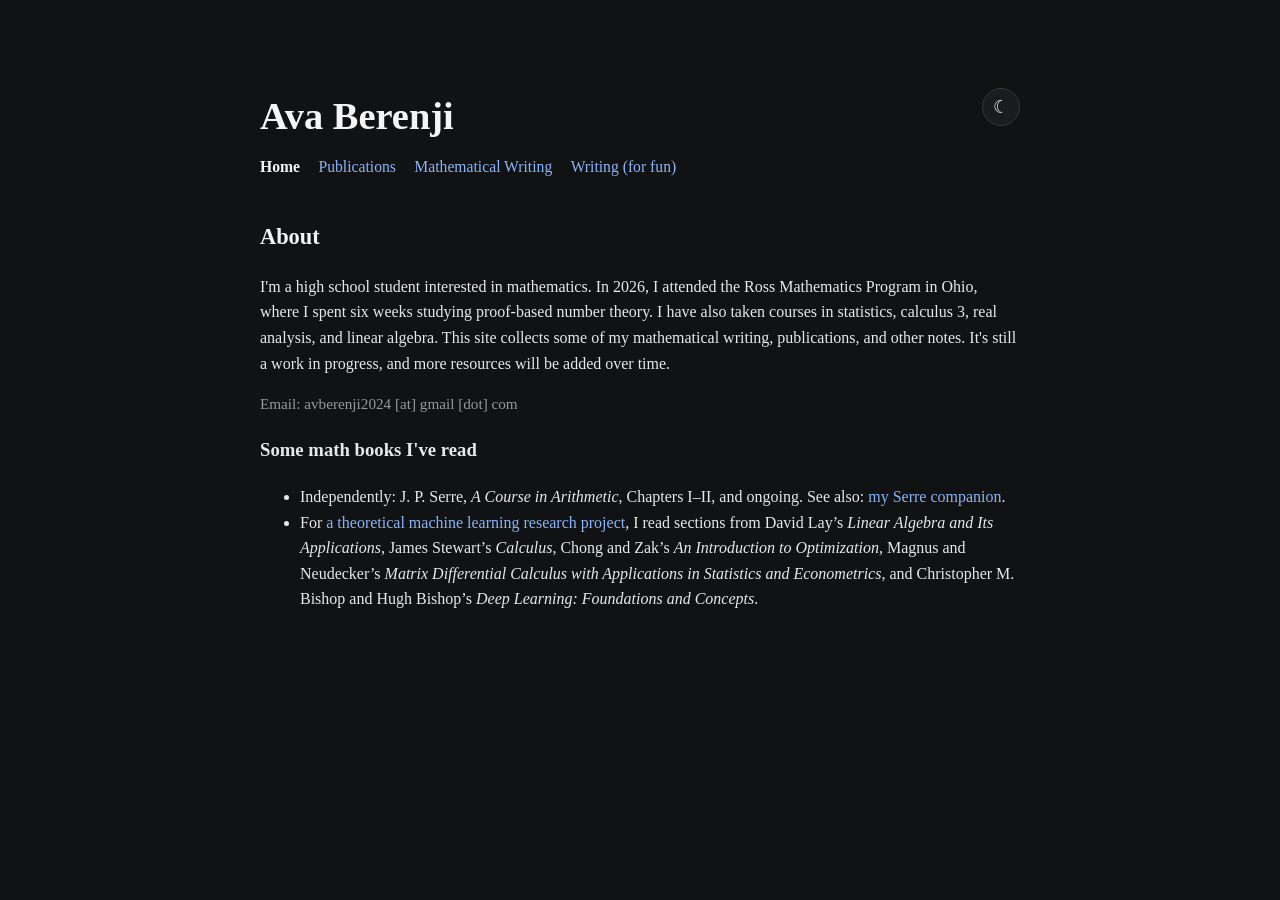
<file: index.html>
<!DOCTYPE html>
<html lang="en" data-theme="dark">
<head>
  <meta charset="UTF-8">
  <meta name="viewport" content="width=device-width, initial-scale=1.0">
  <title>Ava Berenji</title>
  <link rel="stylesheet" href="style.css">
  <script src="theme.js"></script>
</head>
<body>
  <header>
    <div class="header-top">
      <h1>Ava Berenji</h1>
      <button class="theme-toggle" type="button" aria-label="Switch theme" title="Switch theme"><span class="theme-icon">☾</span></button>
    </div>
    <nav>
      <a class="active" href="index.html">Home</a>
      <a href="publications.html">Publications</a>
      <a href="writing.html">Mathematical Writing</a>
      <a href="fun-writing.html">Writing (for fun)</a>
    </nav>
  </header>

  <main>
    <h2>About</h2>
    <p>I'm a high school student interested in mathematics. In 2026, I attended the Ross Mathematics Program in Ohio, where I spent six weeks studying proof-based number theory. I have also taken courses in statistics, calculus 3, real analysis, and linear algebra.
      This site collects some of my mathematical writing, publications, and other notes. It's still a work in progress, and more resources will be added over time.</p>
    <p class="meta">Email: avberenji2024 [at] gmail [dot] com</p>

    <h3>Some math books I've read</h3>

    <ul class="reading-list">
    <li>
    Independently:
    J. P. Serre, <em>A Course in Arithmetic</em>, Chapters I–II, and ongoing. See also: <a href="https://ab2028.github.io/writing/serredraft1.pdf">my Serre companion</a>.
    </li>
    <li>
    For <a href="publications.html">a theoretical machine learning research project</a>, I read
    sections from David Lay’s <em>Linear Algebra and Its Applications</em>,
    James Stewart’s <em>Calculus</em>,
    Chong and Zak’s <em>An Introduction to Optimization</em>,
    Magnus and Neudecker’s
    <em>Matrix Differential Calculus with Applications in Statistics and Econometrics</em>,
    and Christopher M. Bishop and Hugh Bishop’s
    <em>Deep Learning: Foundations and Concepts</em>.
  </li>
</ul>
</main>
</body>
</html>
</file>
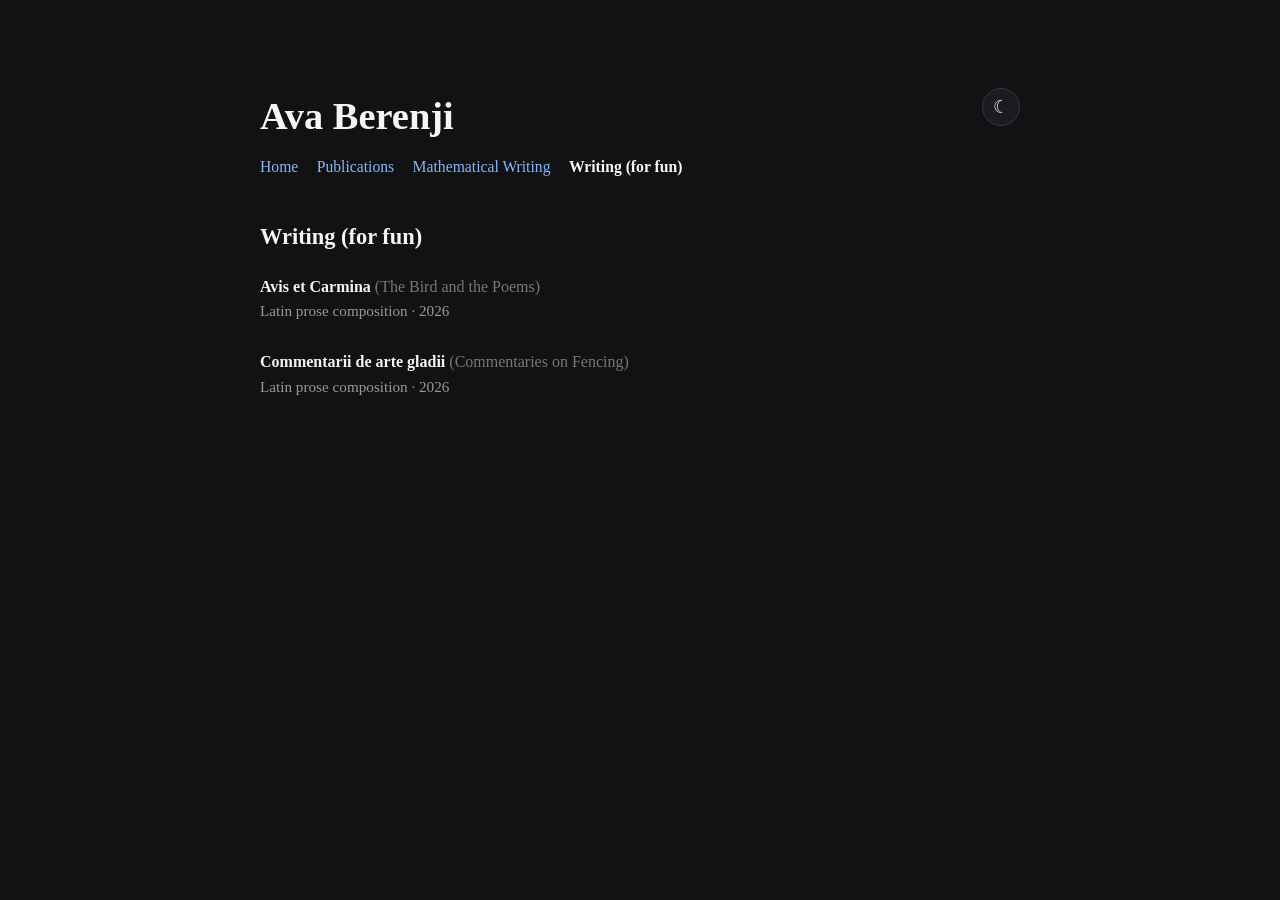
<file: fun-writing.html>
<!DOCTYPE html>
<html lang="en" data-theme="dark">
<head>
  <meta charset="UTF-8">
  <meta name="viewport" content="width=device-width, initial-scale=1.0">
  <title>Writing (for fun) — Ava Berenji</title>
  <link rel="stylesheet" href="style.css">
  <script src="theme.js"></script>
</head>
<body>
  <header>
    <div class="header-top">
      <h1>Ava Berenji</h1>
      <button class="theme-toggle" type="button" aria-label="Switch theme" title="Switch theme"><span class="theme-icon">☾</span></button>
    </div>
    <nav>
      <a href="index.html">Home</a>
      <a href="publications.html">Publications</a>
      <a href="writing.html">Mathematical Writing</a>
      <a class="active" href="fun-writing.html">Writing (for fun)</a>
    </nav>
  </header>

  <main>
    <h2>Writing (for fun)</h2>

    <a href="writing/avis-et-carmina.html" style="text-decoration:none; color:inherit; display:block;">
      <article class="entry" style="cursor:pointer;">
        <span class="entry-title">Avis et Carmina <span style="color:#777; font-weight:normal;">(The Bird and the Poems)</span></span>
        <span class="meta" style="display:block;">Latin prose composition · 2026</span>
      </article>
    </a>

    <a href="writing/commentarii-de-arte-gladii.html" style="text-decoration:none; color:inherit; display:block;">
      <article class="entry" style="cursor:pointer;">
        <span class="entry-title">Commentarii de arte gladii <span style="color:#777; font-weight:normal;">(Commentaries on Fencing)</span></span>
        <span class="meta" style="display:block;">Latin prose composition · 2026</span>
      </article>
    </a>
  </main>
</body>
</html>
</file>
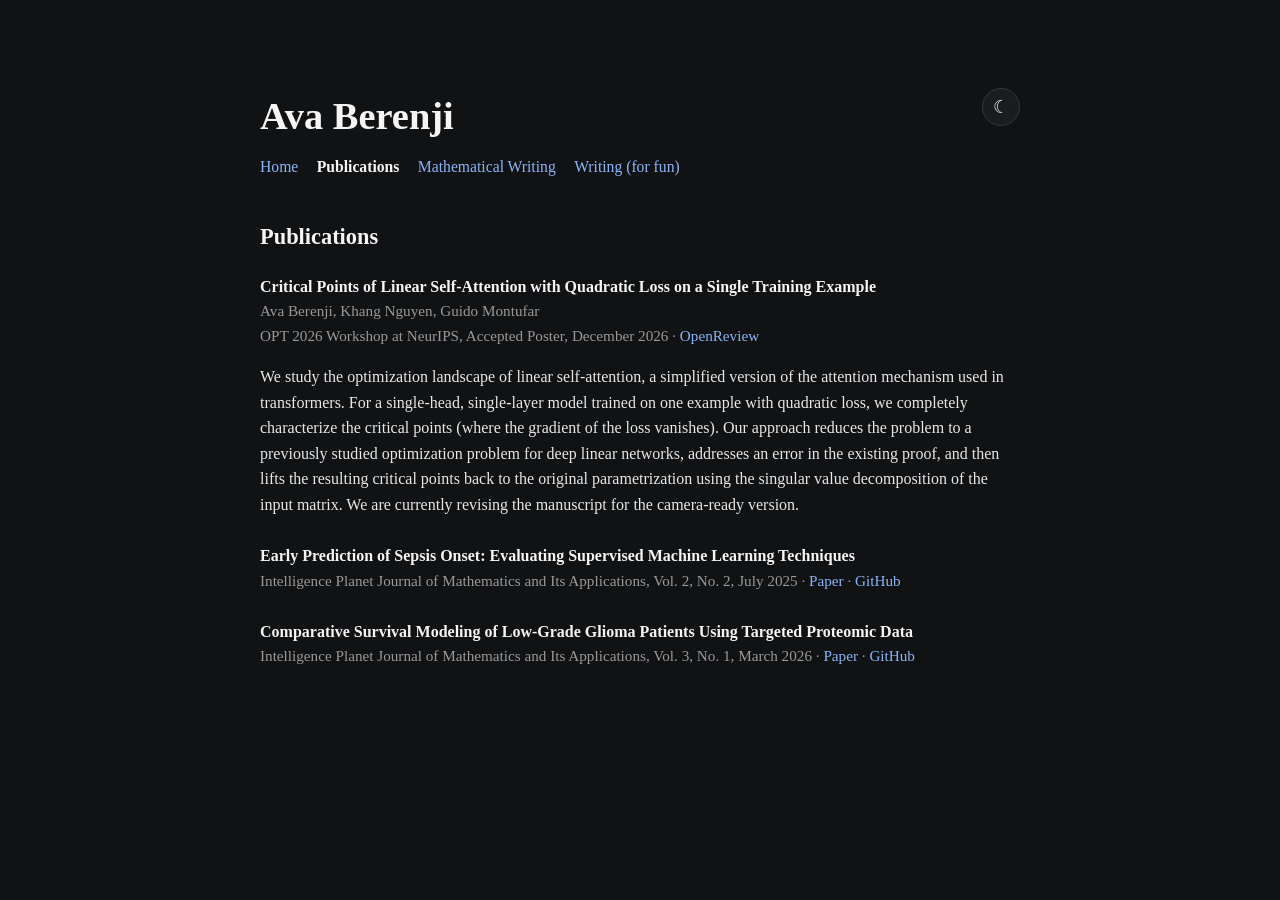
<file: publications.html>
<!DOCTYPE html>
<html lang="en" data-theme="dark">
<head>
  <meta charset="UTF-8">
  <meta name="viewport" content="width=device-width, initial-scale=1.0">
  <title>Publications — Ava Berenji</title>
  <link rel="stylesheet" href="style.css">
  <script src="theme.js"></script>
</head>
<body>
  <header>
    <div class="header-top">
      <h1>Ava Berenji</h1>
      <button class="theme-toggle" type="button" aria-label="Switch theme" title="Switch theme"><span class="theme-icon">☾</span></button>
    </div>
    <nav>
      <a href="index.html">Home</a>
      <a class="active" href="publications.html">Publications</a>
      <a href="writing.html">Mathematical Writing</a>
      <a href="fun-writing.html">Writing (for fun)</a>
    </nav>
  </header>

  <main>
    <h2>Publications</h2>

    
    
    <div class="entry">
      <div class="entry-title">
        Critical Points of Linear Self-Attention with Quadratic Loss on a Single Training Example
      </div>
      <div class="meta">
        Ava Berenji, Khang Nguyen, Guido Montufar<br>
        OPT 2026 Workshop at NeurIPS, Accepted Poster, December 2026
        <span class="meta-links">·
          <a href="https://openreview.net/forum?id=95kYLoKnIy"
             target="_blank" rel="noopener noreferrer">OpenReview</a>
        </span>
      </div>
      <p>
        We study the optimization landscape of linear self-attention, a simplified version of the attention mechanism used in transformers. 
        For a single-head, single-layer model trained on one example with quadratic loss, we completely characterize the critical points (where the gradient of the loss vanishes). 
        Our approach reduces the problem to a previously studied optimization problem for deep linear networks, addresses an error in the existing proof, 
        and then lifts the resulting critical points back to the original parametrization using the singular value decomposition of the input matrix.

        We are currently revising the manuscript for the camera-ready version.
      </p>
    </div>



    <div class="entry">
      <div class="entry-title">Early Prediction of Sepsis Onset: Evaluating Supervised Machine Learning Techniques</div>
      <div class="meta">
        Intelligence Planet Journal of Mathematics and Its Applications, Vol. 2, No. 2, July 2025
        <span class="meta-links">· <a href="https://ojs.zefr.org/index.php/intplanet/article/view/28" target="_blank" rel="noopener noreferrer">Paper</a> · <a href="https://github.com/ab2028/early-sepsis-pred/" target="_blank" rel="noopener noreferrer">GitHub</a></span>
      </div>
    </div>

    <div class="entry">
      <div class="entry-title">Comparative Survival Modeling of Low-Grade Glioma Patients Using Targeted Proteomic Data</div>
      <div class="meta">
        Intelligence Planet Journal of Mathematics and Its Applications, Vol. 3, No. 1, March 2026
        <span class="meta-links">· <a href="https://ojs.zefr.org/index.php/intplanet/article/view/50" target="_blank" rel="noopener noreferrer">Paper</a> · <a href="https://github.com/ab2028/lgg-proteomic-survival/" target="_blank" rel="noopener noreferrer">GitHub</a></span>
      </div>
    </div>
  </main>
</body>
</html>
</file>
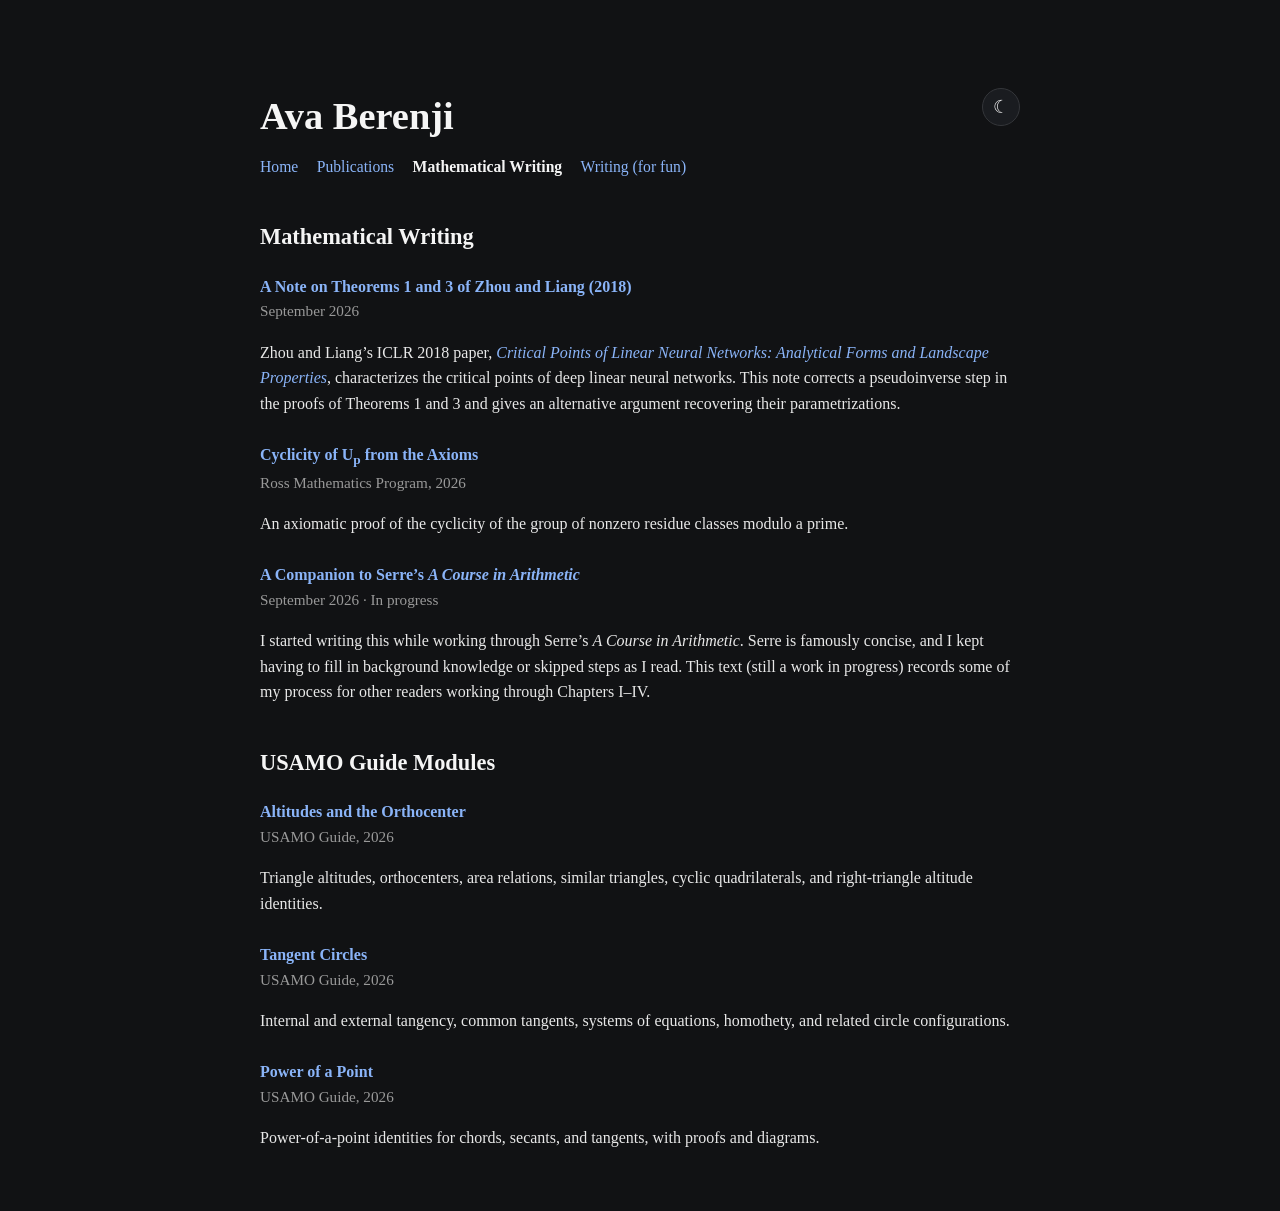
<file: writing.html>
<!DOCTYPE html>
<html lang="en" data-theme="dark">
<head>
  <meta charset="UTF-8">
  <meta name="viewport" content="width=device-width, initial-scale=1.0">
  <title>Mathematical Writing — Ava Berenji</title>
  <link rel="stylesheet" href="style.css">
  <script src="theme.js"></script>
</head>
<body>
  <header>
    <div class="header-top">
      <h1>Ava Berenji</h1>
      <button class="theme-toggle" type="button" aria-label="Switch theme" title="Switch theme"><span class="theme-icon">☾</span></button>
    </div>
    <nav>
      <a href="index.html">Home</a>
      <a href="publications.html">Publications</a>
      <a class="active" href="writing.html">Mathematical Writing</a>
      <a href="fun-writing.html">Writing (for fun)</a>
    </nav>
  </header>

  <main>
    <h2>Mathematical Writing</h2>

    <div class="entry">
      <div class="entry-title">
        <a href="writing/zhou-liang-note.pdf" target="_blank" rel="noopener noreferrer">A Note on Theorems 1 and 3 of Zhou and Liang (2018)</a>
      </div>
      <div class="meta">September 2026</div>
      <p>
    Zhou and Liang’s ICLR 2018 paper,
    <a href="https://openreview.net/forum?id=SysEexbRb" target="_blank" rel="noopener noreferrer"><em>Critical Points of Linear Neural Networks: Analytical Forms and Landscape Properties</em></a>,
    characterizes the critical points of deep linear neural networks. This note corrects a pseudoinverse step in the proofs of Theorems 1 and 3 and gives an alternative argument recovering their parametrizations.
  </p>
    </div>

    <div class="entry">
      <div class="entry-title">
        <a href="writing/CelebrationSet_revised.pdf" target="_blank" rel="noopener noreferrer">Cyclicity of U<sub>p</sub> from the Axioms</a>
      </div>
      <div class="meta">Ross Mathematics Program, 2026</div>
      <p>An axiomatic proof of the cyclicity of the group of nonzero residue classes modulo a prime.</p>
    </div>

   <div class="entry">
  <div class="entry-title">
    <a href="writing/serredraft1.pdf" target="_blank" rel="noopener noreferrer">A Companion to Serre’s <em>A Course in Arithmetic</em></a>
  </div>

  <div class="meta">September 2026 · In progress</div>

  <p>I started writing this while working through Serre’s <em>A Course in Arithmetic</em>. Serre is famously concise, and I kept having to fill in background knowledge or skipped steps as I read. This text (still a work in progress) records some of my process for other readers working through Chapters I–IV.</p>
</div>

    <h2>USAMO Guide Modules</h2>

    <div class="entry">
      <div class="entry-title">
        <a href="https://www.usamoguide.com/intermediate/altitudes-orthocenter" target="_blank" rel="noopener noreferrer">Altitudes and the Orthocenter</a>
      </div>
      <div class="meta">USAMO Guide, 2026</div>
      <p>Triangle altitudes, orthocenters, area relations, similar triangles, cyclic quadrilaterals, and right-triangle altitude identities.</p>
    </div>

    <div class="entry">
      <div class="entry-title">
        <a href="https://www.usamoguide.com/intermediate/tangent-circles" target="_blank" rel="noopener noreferrer">Tangent Circles</a>
      </div>
      <div class="meta">USAMO Guide, 2026</div>
      <p>Internal and external tangency, common tangents, systems of equations, homothety, and related circle configurations.</p>
    </div>

    <div class="entry">
      <div class="entry-title">
        <a href="https://www.usamoguide.com/intermediate/power-of-a-point" target="_blank" rel="noopener noreferrer">Power of a Point</a>
      </div>
      <div class="meta">USAMO Guide, 2026</div>
      <p>Power-of-a-point identities for chords, secants, and tangents, with proofs and diagrams.</p>
    </div>
  </main>
</body>
</html>
</file>
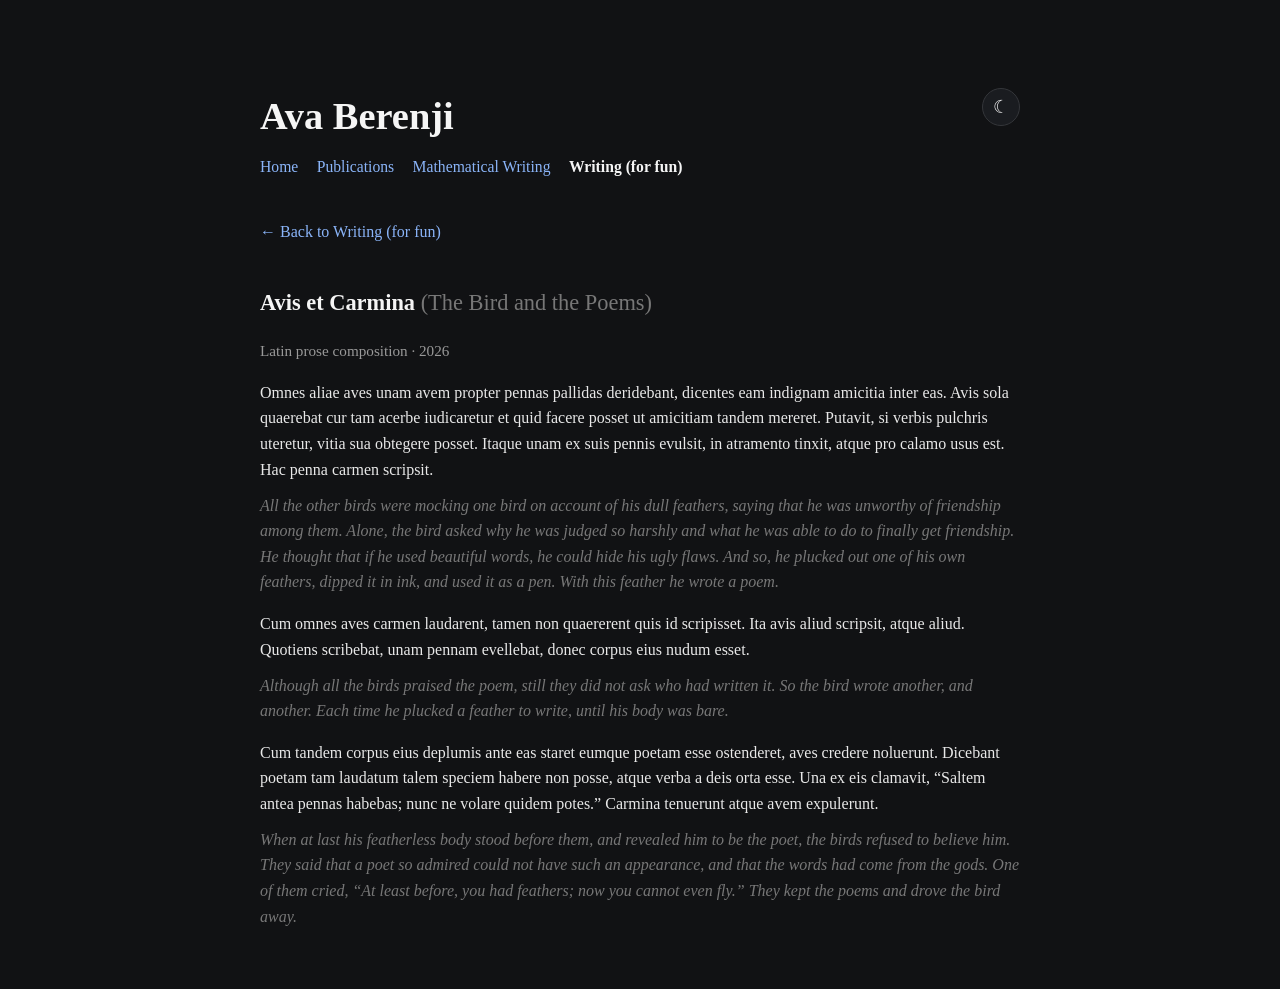
<file: writing/avis-et-carmina.html>
<!DOCTYPE html>
<html lang="en" data-theme="dark">
<head>
  <meta charset="UTF-8">
  <meta name="viewport" content="width=device-width, initial-scale=1.0">
  <title>Avis et Carmina — Ava Berenji</title>
  <link rel="stylesheet" href="../style.css">
  <script src="../theme.js"></script>
</head>
<body>
  <header>
    <div class="header-top">
      <h1>Ava Berenji</h1>
      <button class="theme-toggle" type="button" aria-label="Switch theme" title="Switch theme"><span class="theme-icon">☾</span></button>
    </div>
    <nav>
      <a href="../index.html">Home</a>
      <a href="../publications.html">Publications</a>
      <a href="../writing.html">Mathematical Writing</a>
      <a class="active" href="../fun-writing.html">Writing (for fun)</a>
    </nav>
  </header>

  <main>
    <p><a href="../fun-writing.html">← Back to Writing (for fun)</a></p>

    <h2>Avis et Carmina <span style="color:#777; font-weight:normal;">(The Bird and the Poems)</span></h2>
    <p class="meta">Latin prose composition · 2026</p>

    <p>Omnes aliae aves unam avem propter pennas pallidas deridebant, dicentes eam indignam amicitia inter eas. Avis sola quaerebat cur tam acerbe iudicaretur et quid facere posset ut amicitiam tandem mereret. Putavit, si verbis pulchris uteretur, vitia sua obtegere posset. Itaque unam ex suis pennis evulsit, in atramento tinxit, atque pro calamo usus est. Hac penna carmen scripsit.</p>
    <p style="color:#777; margin-top:-0.35rem;"><i>All the other birds were mocking one bird on account of his dull feathers, saying that he was unworthy of friendship among them. Alone, the bird asked why he was judged so harshly and what he was able to do to finally get friendship. He thought that if he used beautiful words, he could hide his ugly flaws. And so, he plucked out one of his own feathers, dipped it in ink, and used it as a pen. With this feather he wrote a poem.</i></p>

    <p>Cum omnes aves carmen laudarent, tamen non quaererent quis id scripisset. Ita avis aliud scripsit, atque aliud. Quotiens scribebat, unam pennam evellebat, donec corpus eius nudum esset.</p>
    <p style="color:#777; margin-top:-0.35rem;"><i>Although all the birds praised the poem, still they did not ask who had written it. So the bird wrote another, and another. Each time he plucked a feather to write, until his body was bare.</i></p>

    <p>Cum tandem corpus eius deplumis ante eas staret eumque poetam esse ostenderet, aves credere noluerunt. Dicebant poetam tam laudatum talem speciem habere non posse, atque verba a deis orta esse. Una ex eis clamavit, “Saltem antea pennas habebas; nunc ne volare quidem potes.” Carmina tenuerunt atque avem expulerunt.</p>
    <p style="color:#777; margin-top:-0.35rem;"><i>When at last his featherless body stood before them, and revealed him to be the poet, the birds refused to believe him. They said that a poet so admired could not have such an appearance, and that the words had come from the gods. One of them cried, “At least before, you had feathers; now you cannot even fly.” They kept the poems and drove the bird away.</i></p>
  </main>
</body>
</html>
</file>
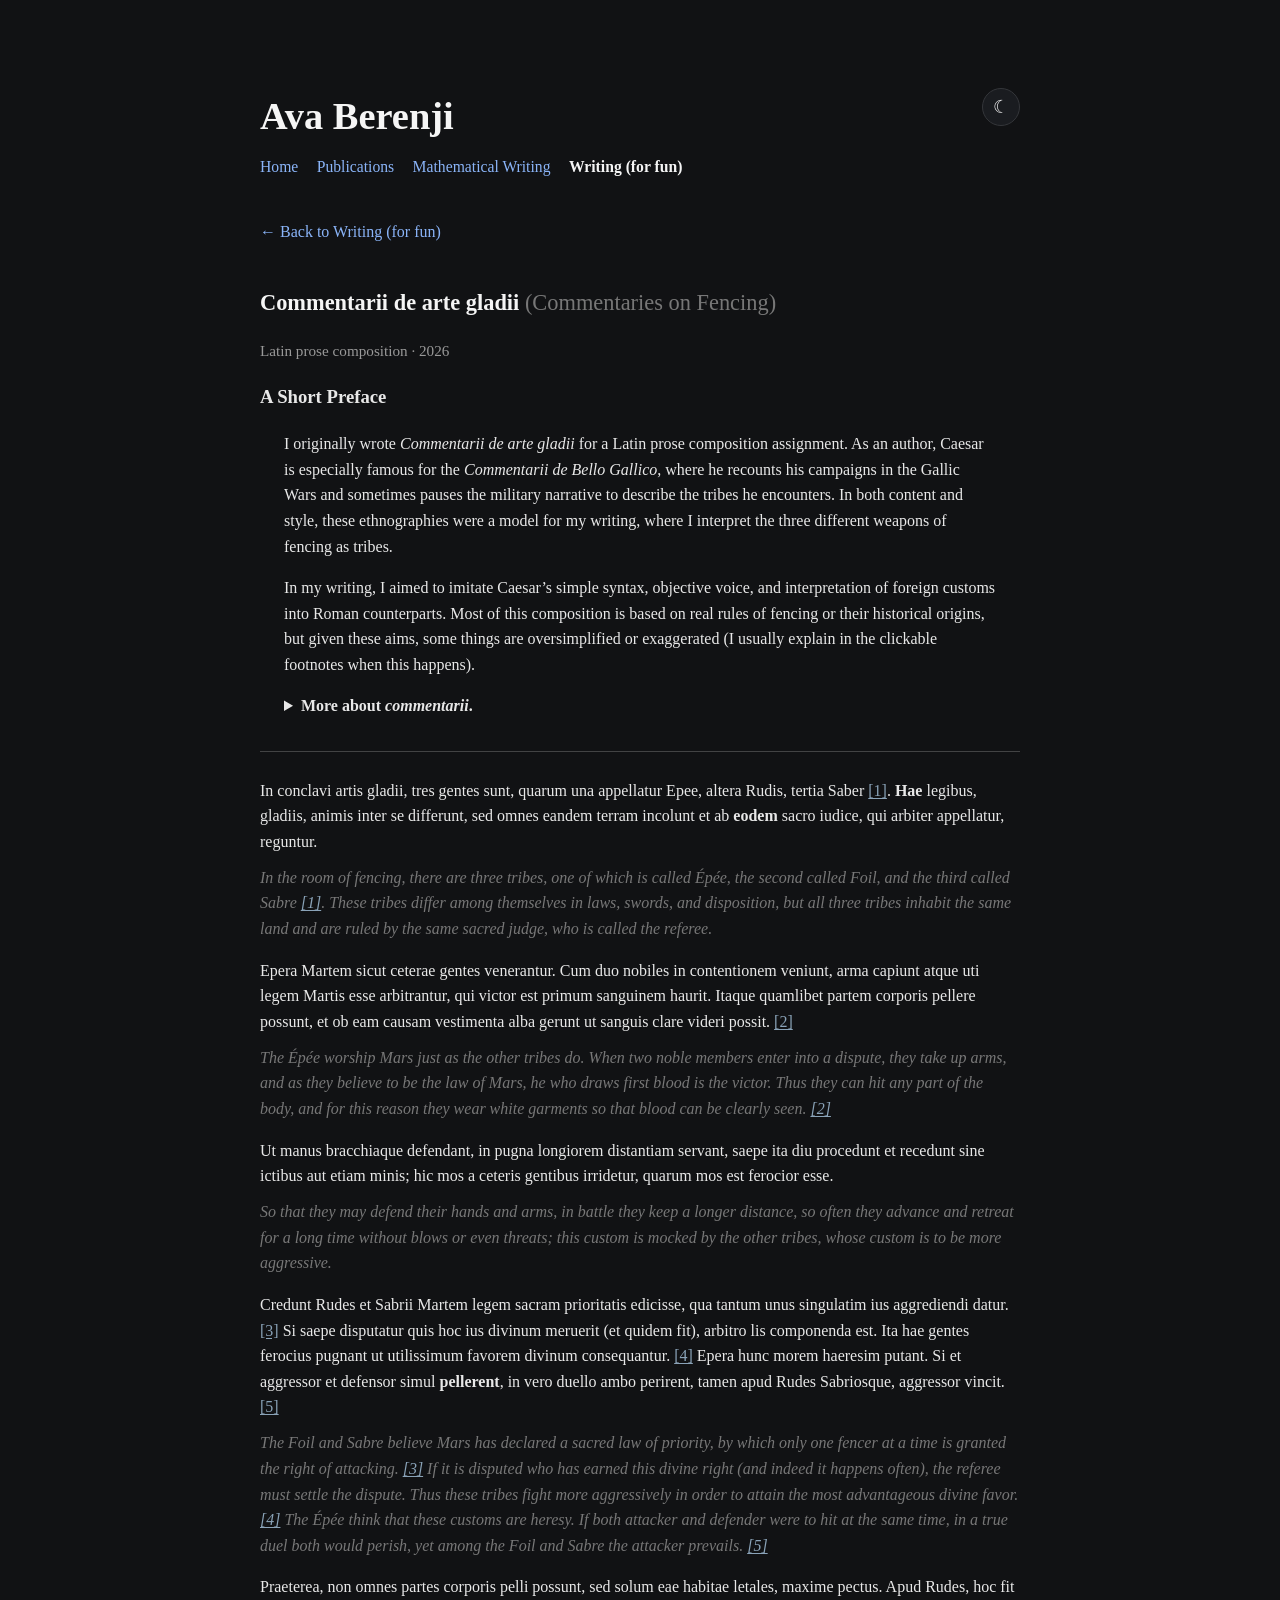
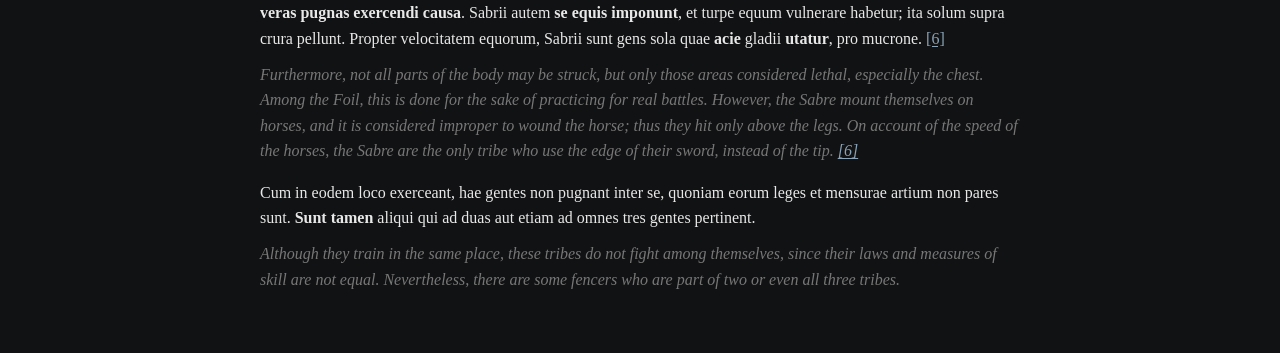
<file: writing/commentarii-de-arte-gladii.html>
<!DOCTYPE html>
<html lang="en" data-theme="dark">
<head>
  <meta charset="UTF-8">
  <meta name="viewport" content="width=device-width, initial-scale=1.0">
  <title>Commentarii de arte gladii — Ava Berenji</title>
  <link rel="stylesheet" href="../style.css">
  <script src="../theme.js"></script>
  <style>
    .footnote-toggle {
      appearance: none;
      border: 0;
      background: none;
      color: #8aa3b8;
      font: inherit;
      padding: 0;
      cursor: pointer;
      text-decoration: underline;
      text-underline-offset: 2px;
    }
    .footnote-box {
      display: none;
      margin: 0.45rem 1.5rem 1.15rem;
      padding: 0.75rem 1rem;
      border-left: 3px solid rgba(127,127,127,0.45);
      background: rgba(127,127,127,0.08);
      border-radius: 0 6px 6px 0;
    }
    .footnote-box.open { display: block; }
    .footnote-box p { margin: 0; }
  </style>
</head>
<body>
  <header>
    <div class="header-top">
      <h1>Ava Berenji</h1>
      <button class="theme-toggle" type="button" aria-label="Switch theme" title="Switch theme"><span class="theme-icon">☾</span></button>
    </div>
    <nav>
      <a href="../index.html">Home</a>
      <a href="../publications.html">Publications</a>
      <a href="../writing.html">Mathematical Writing</a>
      <a class="active" href="../fun-writing.html">Writing (for fun)</a>
    </nav>
  </header>

  <main>
    <p><a href="../fun-writing.html">← Back to Writing (for fun)</a></p>

    <h2>Commentarii de arte gladii <span style="color:#777; font-weight:normal;">(Commentaries on Fencing)</span></h2>
    <p class="meta">Latin prose composition · 2026</p>

    <section class="preface">
      <h3>A Short Preface</h3>
      <div style="padding-left:1.5rem; padding-right:1.5rem;">
        <p>I originally wrote <i>Commentarii de arte gladii</i> for a Latin prose composition assignment. As an author, Caesar is especially famous for the <i>Commentarii de Bello Gallico</i>, where he recounts his campaigns in the Gallic Wars and sometimes pauses the military narrative to describe the tribes he encounters. In both content and style, these ethnographies were a model for my writing, where I interpret the three different weapons of fencing as tribes.</p>
        <p>In my writing, I aimed to imitate Caesar’s simple syntax, objective voice, and interpretation of foreign customs into Roman counterparts. Most of this composition is based on real rules of fencing or their historical origins, but given these aims, some things are oversimplified or exaggerated (I usually explain in the clickable footnotes when this happens).</p>

        <details class="subentry">
          <summary><strong>More about <i>commentarii</i>.</strong></summary>
          <div style="padding-left:1.25rem; padding-right:0.5rem;">
            <p><i>We can discern that Caesar was mainly writing for the Roman public.</i> His wording is clear and logical, not overly poetic or obscure, and by referring to himself in the third person, he gains an air of objectivity and factuality. Although it sounds like Caesar was simply recounting facts, really, he was deliberately choosing how to present them, often in ways that justified his military actions or glorified his own reputation. For instance, he sometimes exaggerates the ferocity of his military opponents, elevating the significance of his victories. I also aimed for this factual voice, but unlike Caesar, my writing doesn’t aim for political persuasion.</p>
            <p>Instead, I think it’s more similar to the common trope in sci-fi where an outsider (e.g. aliens or future humans) encounters ordinary human practices out of cultural context and mistakes them for religious rituals. For instance, David Macaulay’s <i>Motel of the Mysteries</i> imagines archaeologists from the year 4022 believing an ordinary motel is a ceremonial site, where televisions become “Great Altars” and beds become “Ceremonial Platforms”. Although Caesar is not this extreme in describing the Gauls, he tends to translate their customs into Roman terms. When he describes Gallic religion, for example, he identifies their gods with their closest Roman counterparts (e.g. Mercury, Apollo, Mars, Jupiter) rather than using the Gauls’ own names.</p>
            <p>In my writing, épée, foil, and sabre become separate tribes, and their corresponding rules are often mis-interpreted as religious/social custom, and subsequently translated into Roman terms: the tribes are said to worship Mars, rules of combat become sacred laws, and the referee becomes a sacred judge.</p>
            <p>A main takeaway from this kind of genre is that, even if nothing the author writes is <i>technically</i> wrong, the way facts are framed, which ones are emphasized, and the adjectives chosen to describe them, can still influence the audience’s perspective and introduce biases.</p>
          </div>
        </details>
      </div>
    </section>

    <hr style="margin:2rem 0 1.6rem; border:0; border-top:1px solid rgba(127,127,127,0.45);">

    <p>In conclavi artis gladii, tres gentes sunt, quarum una appellatur Epee, altera Rudis, tertia Saber <button class="footnote-toggle" type="button" data-footnote="fn1" aria-expanded="false">[1]</button>. <strong>Hae</strong> legibus, gladiis, animis inter se differunt, sed omnes eandem terram incolunt et ab <strong>eodem</strong> sacro iudice, qui arbiter appellatur, reguntur.</p>
    <p style="color:#777; margin-top:-0.35rem;"><i>In the room of fencing, there are three tribes, one of which is called Épée, the second called Foil, and the third called Sabre <button class="footnote-toggle" type="button" data-footnote="fn1" aria-expanded="false">[1]</button>. These tribes differ among themselves in laws, swords, and disposition, but all three tribes inhabit the same land and are ruled by the same sacred judge, who is called the referee.</i></p>
    <div id="fn1" class="footnote-box"><p>[1] Mirrors the opening line of Caesar: <i>"Gallia est omnis divisa in partes tres, quarum unam incolunt Belgae, aliam Aquitani, tertiam qui ipsorum lingua Celtae, nostra Galli appellantur."</i> - “All Gaul is divided into three parts, one of which the Belgae inhabit, the Aquitani another, the third those who are called Celts by their own language, and Gauls in ours."</p></div>

    <p>Epera Martem sicut ceterae gentes venerantur. Cum duo nobiles in contentionem veniunt, arma capiunt atque uti legem Martis esse arbitrantur, qui victor est primum sanguinem haurit. Itaque quamlibet partem corporis pellere possunt, et ob eam causam vestimenta alba gerunt ut sanguis clare videri possit. <button class="footnote-toggle" type="button" data-footnote="fn2" aria-expanded="false">[2]</button></p>
    <p style="color:#777; margin-top:-0.35rem;"><i>The Épée worship Mars just as the other tribes do. When two noble members enter into a dispute, they take up arms, and as they believe to be the law of Mars, he who draws first blood is the victor. Thus they can hit any part of the body, and for this reason they wear white garments so that blood can be clearly seen. <button class="footnote-toggle" type="button" data-footnote="fn2" aria-expanded="false">[2]</button></i></p>
    <div id="fn2" class="footnote-box"><p>[2] Based on historical origins: 19th-century épée de combat. Duels between French nobles were fought until first blood was drawn. Today, touches are counted electronically.</p></div>

    <p>Ut manus bracchiaque defendant, in pugna longiorem distantiam servant, saepe ita diu procedunt et recedunt sine ictibus aut etiam minis; hic mos a ceteris gentibus irridetur, quarum mos est ferocior esse.</p>
    <p style="color:#777; margin-top:-0.35rem;"><i>So that they may defend their hands and arms, in battle they keep a longer distance, so often they advance and retreat for a long time without blows or even threats; this custom is mocked by the other tribes, whose custom is to be more aggressive.</i></p>

    <p>Credunt Rudes et Sabrii Martem legem sacram prioritatis edicisse, qua tantum unus singulatim ius aggrediendi datur. <button class="footnote-toggle" type="button" data-footnote="fn3" aria-expanded="false">[3]</button> Si saepe disputatur quis hoc ius divinum meruerit (et quidem fit), arbitro lis componenda est. Ita hae gentes ferocius pugnant ut utilissimum favorem divinum consequantur. <button class="footnote-toggle" type="button" data-footnote="fn4" aria-expanded="false">[4]</button> Epera hunc morem haeresim putant. Si et aggressor et defensor simul <strong>pellerent</strong>, in vero duello ambo perirent, tamen apud Rudes Sabriosque, aggressor vincit. <button class="footnote-toggle" type="button" data-footnote="fn5" aria-expanded="false">[5]</button></p>
    <p style="color:#777; margin-top:-0.35rem;"><i>The Foil and Sabre believe Mars has declared a sacred law of priority, by which only one fencer at a time is granted the right of attacking. <button class="footnote-toggle" type="button" data-footnote="fn3" aria-expanded="false">[3]</button> If it is disputed who has earned this divine right (and indeed it happens often), the referee must settle the dispute. Thus these tribes fight more aggressively in order to attain the most advantageous divine favor. <button class="footnote-toggle" type="button" data-footnote="fn4" aria-expanded="false">[4]</button> The Épée think that these customs are heresy. If both attacker and defender were to hit at the same time, in a true duel both would perish, yet among the Foil and Sabre the attacker prevails. <button class="footnote-toggle" type="button" data-footnote="fn5" aria-expanded="false">[5]</button></i></p>
    <div id="fn3" class="footnote-box"><p>[3] Priority (aka right-of-way) is used in Foil and Sabre to resolve simultaneous (double) touches and encourage more orderly combat. Losing priority doesn’t prevent the other fencer from attacking, so this is oversimplified, rather, priority decides who gets the point upon a double touch.</p></div>
    <div id="fn4" class="footnote-box"><p>[4] Also oversimplified. In general, whoever attacks first gains priority, but a successful defense can transfer priority to the defender. Because of the complexity, debates often arise with referees.</p></div>
    <div id="fn5" class="footnote-box"><p>[5] Épée allows double touches, which were also not uncommon in historical duels. Again, “the attacker prevails” is an oversimplication; priority decides who gets the point.</p></div>

    <p>Praeterea, non omnes partes corporis pelli possunt, sed solum eae habitae letales, maxime pectus. Apud Rudes, hoc fit <strong>veras pugnas exercendi causa</strong>. Sabrii autem <strong>se equis imponunt</strong>, et turpe equum vulnerare habetur; ita solum supra crura pellunt. Propter velocitatem equorum, Sabrii sunt gens sola quae <strong>acie</strong> gladii <strong>utatur</strong>, pro mucrone. <button class="footnote-toggle" type="button" data-footnote="fn6" aria-expanded="false">[6]</button></p>
    <p style="color:#777; margin-top:-0.35rem;"><i>Furthermore, not all parts of the body may be struck, but only those areas considered lethal, especially the chest. Among the Foil, this is done for the sake of practicing for real battles. However, the Sabre mount themselves on horses, and it is considered improper to wound the horse; thus they hit only above the legs. On account of the speed of the horses, the Sabre are the only tribe who use the edge of their sword, instead of the tip. <button class="footnote-toggle" type="button" data-footnote="fn6" aria-expanded="false">[6]</button></i></p>
    <div id="fn6" class="footnote-box"><p>[6] Based on historical origins: Foil developed in France as a training weapon for real duels. Sabre originates from the mounted combat style of tribes in Central Asia/Eurasia. Hitting below the hips is still considered off-target today.</p></div>

    <p>Cum in eodem loco exerceant, hae gentes non pugnant inter se, quoniam eorum leges et mensurae artium non pares sunt. <strong>Sunt tamen</strong> aliqui qui ad duas aut etiam ad omnes tres gentes pertinent.</p>
    <p style="color:#777; margin-top:-0.35rem;"><i>Although they train in the same place, these tribes do not fight among themselves, since their laws and measures of skill are not equal. Nevertheless, there are some fencers who are part of two or even all three tribes.</i></p>
  </main>

  <script>
    document.addEventListener('click', function (event) {
      const button = event.target.closest('.footnote-toggle');
      if (!button) return;
      const id = button.dataset.footnote;
      const box = document.getElementById(id);
      if (!box) return;
      const willOpen = !box.classList.contains('open');
      box.classList.toggle('open', willOpen);
      document.querySelectorAll('.footnote-toggle[data-footnote="' + id + '"]').forEach(function (toggle) {
        toggle.setAttribute('aria-expanded', String(willOpen));
      });
    });
  </script>
</body>
</html>
</file>
<file: style.css>
:root {
  --bg: #111214;
  --text: #e8e8e8;
  --heading: #f5f5f5;
  --subtle: #999;
  --link: #8ab4f8;
  --link-hover: #b7d1ff;
  --border: #34363a;
  --divider: #555;
  --panel: #1a1c20;
  --panel-text: #c4c4c4;
}

html[data-theme="light"] {
  --bg: #f7f5f0;
  --text: #242424;
  --heading: #171717;
  --subtle: #6d6d6d;
  --link: #315a8a;
  --link-hover: #203f63;
  --border: #d8d4cc;
  --divider: #aaa59c;
  --panel: #efede7;
  --panel-text: #555;
}

body {
  max-width: 760px;
  margin: 60px auto;
  padding: 0 24px;
  font-family: Georgia, "Times New Roman", serif;
  color: var(--text);
  background: var(--bg);
  line-height: 1.6;
  transition: background-color 0.2s ease, color 0.2s ease;
}

header {
  margin-bottom: 2.5rem;
}

.header-top {
  display: flex;
  align-items: center;
  justify-content: space-between;
  gap: 1rem;
}

h1 {
  font-size: 2.4rem;
  margin-bottom: 0.45rem;
  color: var(--heading);
}

h2 {
  margin-top: 2.5rem;
  font-size: 1.4rem;
  color: var(--heading);
}

nav {
  display: flex;
  gap: 1.15rem;
  flex-wrap: wrap;
  font-size: 0.98rem;
}

a {
  color: var(--link);
  text-decoration: none;
}

a:hover {
  color: var(--link-hover);
  text-decoration: underline;
}

nav a.active {
  color: var(--heading);
  font-weight: bold;
}

.theme-toggle {
  appearance: none;
  border: 1px solid var(--border);
  background: var(--panel);
  color: var(--heading);
  width: 38px;
  height: 38px;
  border-radius: 999px;
  display: inline-flex;
  align-items: center;
  justify-content: center;
  font: inherit;
  font-size: 1.1rem;
  cursor: pointer;
}

.theme-toggle:hover {
  border-color: var(--divider);
}

.subtitle {
  color: var(--subtle);
  margin-top: 0;
}

.entry {
  margin-bottom: 1.6rem;
}

.entry-title {
  font-weight: bold;
  color: var(--heading);
}

.meta {
  color: var(--subtle);
  font-size: 0.95rem;
}

.entry-divider {
  width: 40px;
  border-top: 1px solid var(--divider);
  margin: 14px auto 8px;
}

.entry-links {
  text-align: center;
  font-size: 0.95rem;
}

.entry-links a {
  margin: 0 8px;
}

.note-link {
  appearance: none;
  border: 0;
  background: none;
  padding: 0 0.12rem;
  margin: 0 0.04rem;
  color: var(--link);
  font-family: inherit;
  font-style: normal;
  font-size: 0.98em;
  line-height: inherit;
  cursor: pointer;
  vertical-align: baseline;
}

.note-link:hover,
.note-link:focus-visible {
  color: var(--link-hover);
  text-decoration: underline;
}

.inline-note {
  box-sizing: border-box;
  width: 100%;
  margin: -0.45rem 0 1.35rem;
  padding: 0.78rem 0.95rem;
  border: 1px solid var(--border);
  border-left: 3px solid var(--divider);
  border-radius: 4px;
  background: var(--panel);
  color: var(--panel-text);
  font-size: 0.92rem;
  line-height: 1.5;
  overflow-wrap: anywhere;
}

.inline-note[hidden] {
  display: none;
}

@media (max-width: 800px) {
  body {
    max-width: none;
    margin: 44px auto;
    padding: 0 28px;
  }

  .inline-note {
    width: 100%;
    margin-left: 0;
    margin-right: 0;
  }
}

@media (max-width: 600px) {
  body {
    margin-top: 32px;
    padding: 0 18px;
  }

  h1 {
    font-size: 2rem;
  }

  nav {
    gap: 0.75rem 1rem;
  }

  .inline-note {
    width: 100%;
    margin: -0.35rem 0 1.2rem;
    padding: 0.78rem 0.85rem;
    border: 1px solid var(--border);
    border-left: 3px solid var(--divider);
    border-radius: 4px;
    background: var(--panel);
    font-size: 0.92rem;
  }

  .note-link {
    font-size: 1em;
    padding: 0 0.14rem;
  }
}
</file>
